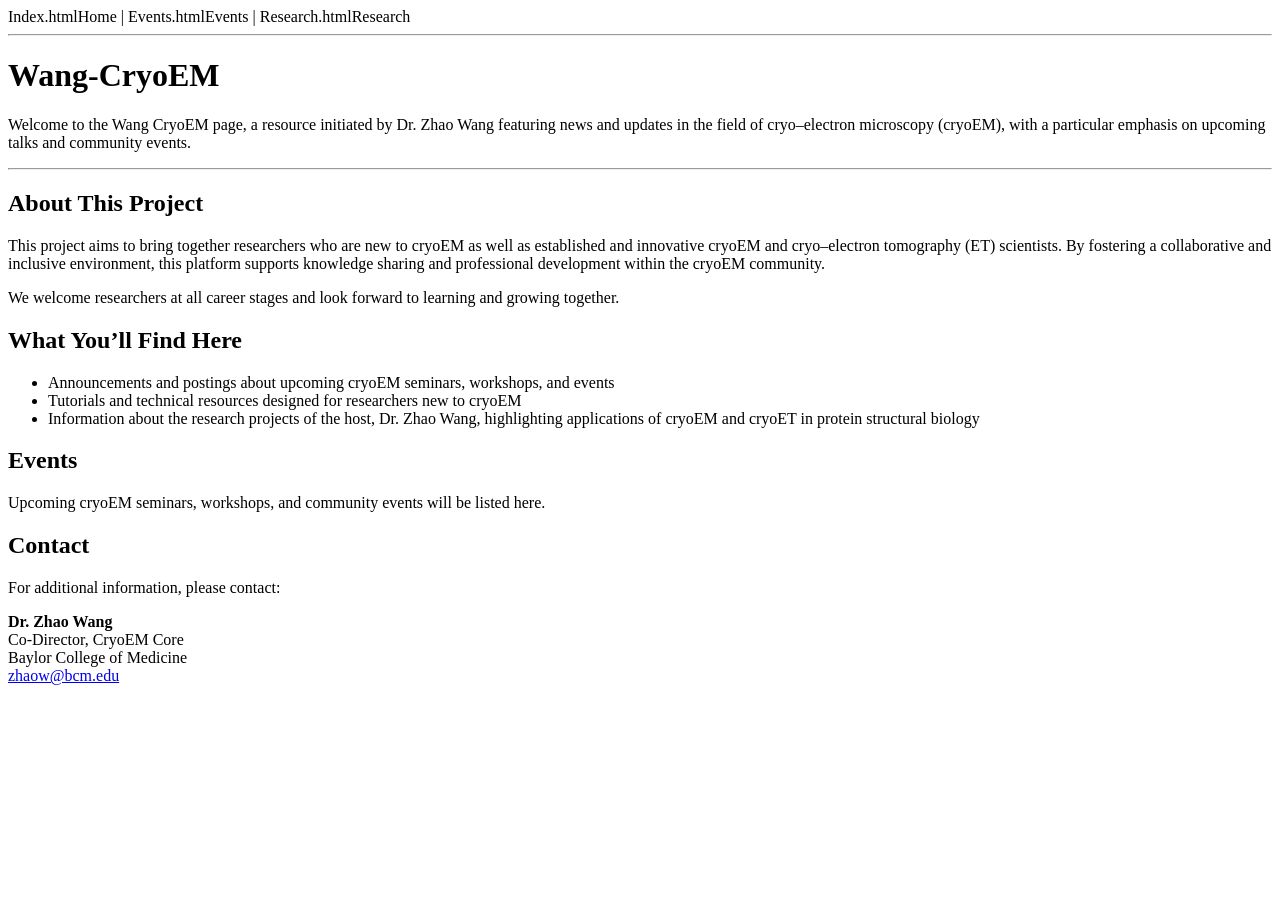
<file: Index.html>
<!DOCTYPE html>
<html lang="en">
<head>
  <meta charset="UTF-8">
</head>
<body>


<nav>
  Index.htmlHome</a> |
  Events.htmlEvents</a> |
  Research.htmlResearch</a>
</nav>
<hr>

  
  <h1>Wang-CryoEM</h1>

   <p>
    Welcome to the Wang CryoEM page, a resource initiated by Dr. Zhao Wang
    featuring news and updates in the field of cryo–electron microscopy (cryoEM),
    with a particular emphasis on upcoming talks and community events.
    </p>
  <hr>

  <h2>About This Project</h2>
  <p>
    This project aims to bring together researchers who are new to cryoEM
    as well as established and innovative cryoEM and cryo–electron tomography (ET)
    scientists. By fostering a collaborative and inclusive environment,
    this platform supports knowledge sharing and professional development
    within the cryoEM community.
  </p>
  <p>
    We welcome researchers at all career stages and look forward to learning
    and growing together.
  </p>

  <h2>What You’ll Find Here</h2>
  <ul>
    <li>Announcements and postings about upcoming cryoEM seminars, workshops, and events</li>
    <li>Tutorials and technical resources designed for researchers new to cryoEM</li>
    <li>Information about the research projects of the host, Dr. Zhao Wang, highlighting
        applications of cryoEM and cryoET in protein structural biology</li>
  </ul>


  <h2>Events</h2>
  <p>
    Upcoming cryoEM seminars, workshops, and community events
    will be listed here.
  </p>

  <h2>Contact</h2>
  <p>
    For additional information, please contact:
  </p>
  <p>
    <strong>Dr. Zhao Wang</strong><br>
    Co-Director, CryoEM Core<br>
    Baylor College of Medicine<br>
    <a href="mailto:zhaow@bcm.edu">zhaow@bcm.edu</a>
  </p>


</body>
</html>
</file>
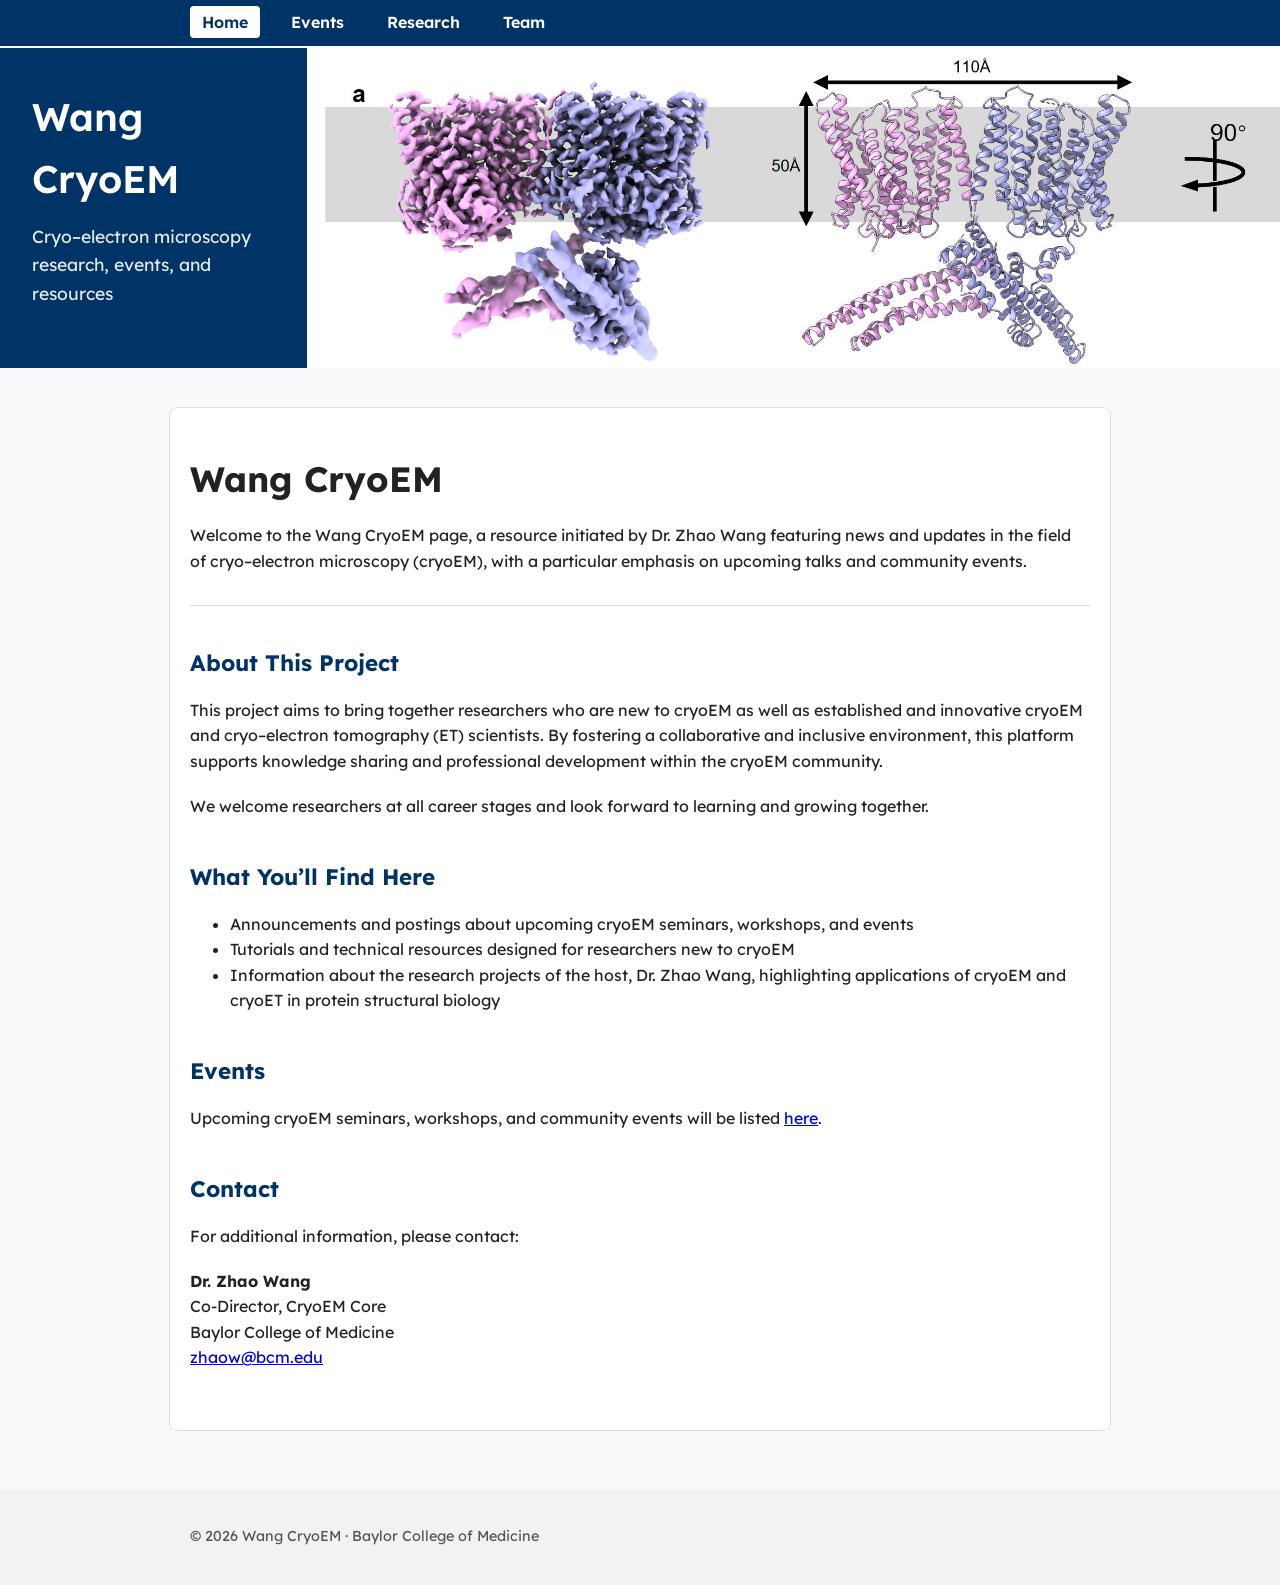
<file: index.html>
<!DOCTYPE html>
<html lang="en">
<head>
  <meta charset="UTF-8">
  <title>Wang CryoEM</title>

  <!-- Loads Lexend font: professional and dyslexia-friendly -->
  <link
  href="https://fonts.googleapis.com/css2?family=Lexend:wght@300;400;500;600&display=swap"
  rel="stylesheet">
  <link rel="stylesheet" href="style.css">
</head>
<body>

<nav>
  <div class="nav-inner">
  <a href="index.html" class="active">Home</a>
  <a href="events.html">Events</a>
  <a href="research.html">Research</a>
  <a href="team.html">Team</a>
  </div>
</nav>

<header class="site-header">
  <div class="header-text">
    <h1 class="site-title">Wang CryoEM</h1>
    <p class="site-tagline">
      Cryo–electron microscopy research, events, and resources
    </p>
  </div>

  <div class="header-image">
    <img src="header-image.jpg"
         alt="Cryo-electron microscopy imagery">
  </div>
</header>
  
<main>  
  <h1>Wang CryoEM</h1>

   <p>
    Welcome to the Wang CryoEM page, a resource initiated by Dr. Zhao Wang
    featuring news and updates in the field of cryo–electron microscopy (cryoEM),
    with a particular emphasis on upcoming talks and community events.
    </p>
  <hr>

  <h2>About This Project</h2>
  <p>
    This project aims to bring together researchers who are new to cryoEM
    as well as established and innovative cryoEM and cryo–electron tomography (ET)
    scientists. By fostering a collaborative and inclusive environment,
    this platform supports knowledge sharing and professional development
    within the cryoEM community.
  </p>
  <p>
    We welcome researchers at all career stages and look forward to learning
    and growing together.
  </p>

  <h2>What You’ll Find Here</h2>
  <ul>
    <li>Announcements and postings about upcoming cryoEM seminars, workshops, and events</li>
    <li>Tutorials and technical resources designed for researchers new to cryoEM</li>
    <li>Information about the research projects of the host, Dr. Zhao Wang, highlighting
        applications of cryoEM and cryoET in protein structural biology</li>
  </ul>


  <h2>Events</h2>
  <p>
    Upcoming cryoEM seminars, workshops, and community events
    will be listed <a href="events.html">here</a>.
  </p>

  <h2>Contact</h2>
  <p>
    For additional information, please contact:
  </p>
  <p>
    <strong>Dr. Zhao Wang</strong><br>
    Co-Director, CryoEM Core<br>
    Baylor College of Medicine<br>
    <a href="mailto:zhaow@bcm.edu">zhaow@bcm.edu</a>
  </p>

</main>

<footer>
  <div class="footer-inner">
    <p>
      © 2026 Wang CryoEM · Baylor College of Medicine
    </p>
  </div>
</footer>
  
</body>
</html>
</file>
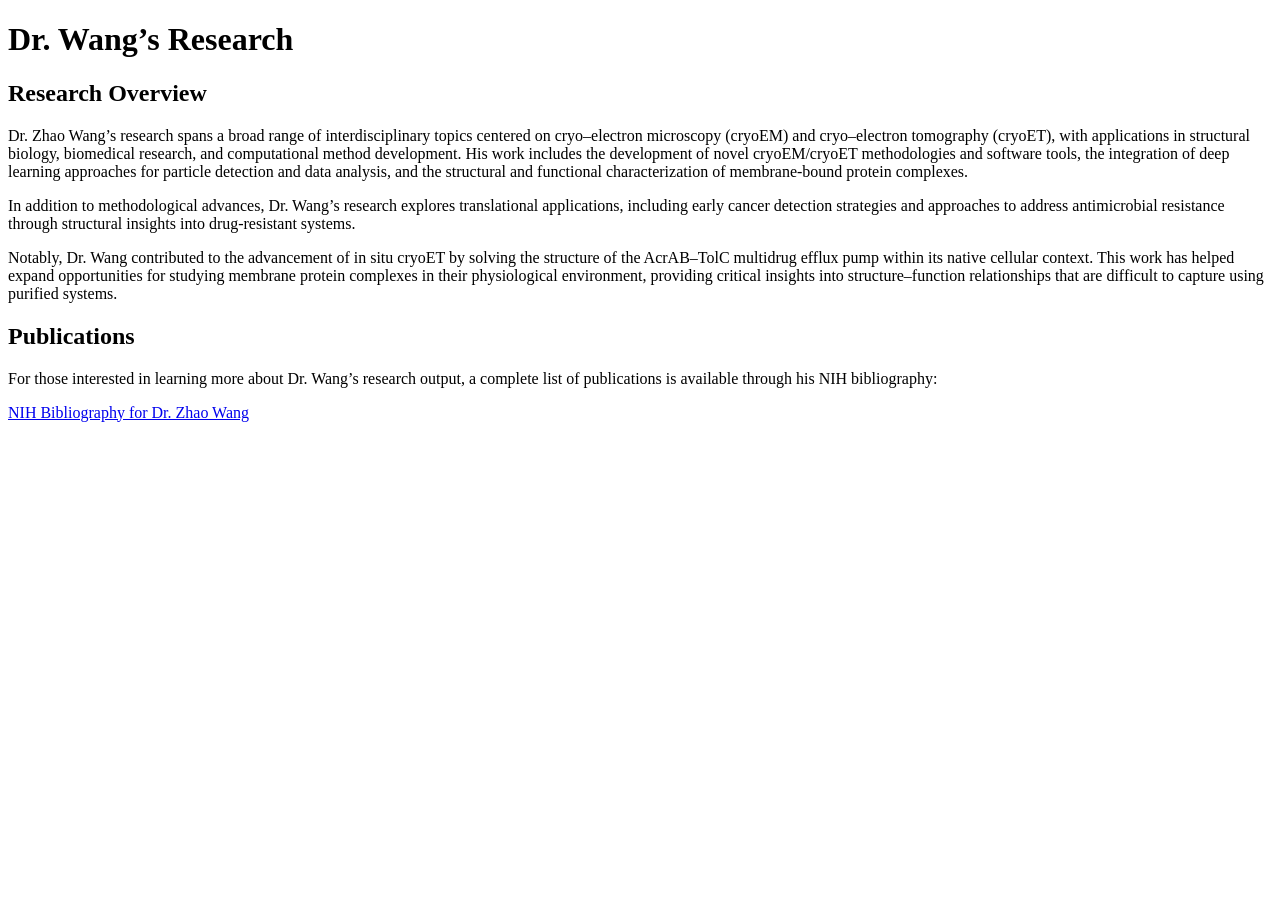
<file: DrWangsResearch.html>
<!DOCTYPE html>
<html lang="en">
<head>
  <meta charset="UTF-8">
  <title>Dr. Wang’s Research | Wang CryoEM</title>
</head>
<body>

  <h1>Dr. Wang’s Research</h1>

  <section>
    <h2>Research Overview</h2>

    <p>
      Dr. Zhao Wang’s research spans a broad range of interdisciplinary topics
      centered on cryo–electron microscopy (cryoEM) and cryo–electron tomography
      (cryoET), with applications in structural biology, biomedical research, and
      computational method development. His work includes the development of
      novel cryoEM/cryoET methodologies and software tools, the integration of
      deep learning approaches for particle detection and data analysis, and the
      structural and functional characterization of membrane-bound protein
      complexes.
    </p>

    <p>
      In addition to methodological advances, Dr. Wang’s research explores
      translational applications, including early cancer detection strategies
      and approaches to address antimicrobial resistance through structural
      insights into drug-resistant systems.
    </p>

    <p>
      Notably, Dr. Wang contributed to the advancement of in situ cryoET by
      solving the structure of the AcrAB–TolC multidrug efflux pump within its
      native cellular context. This work has helped expand opportunities for
      studying membrane protein complexes in their physiological environment,
      providing critical insights into structure–function relationships that are
      difficult to capture using purified systems.
    </p>
  </section>

  <section>
    <h2>Publications</h2>

    <p>
      For those interested in learning more about Dr. Wang’s research output, a
      complete list of publications is available through his NIH bibliography:
    </p>

    <p>
      <a href="https://www.ncbi.nlm.nih.gov/sites/myncbi/zhao.wang.2/bibliography/50008481/public/?sort=date&amp;direction=descending"
         target="_blank" rel="noopener noreferrer">
        NIH Bibliography for Dr. Zhao Wang
      </a>
    </p>
  </section>

</body>
</html>
</file>
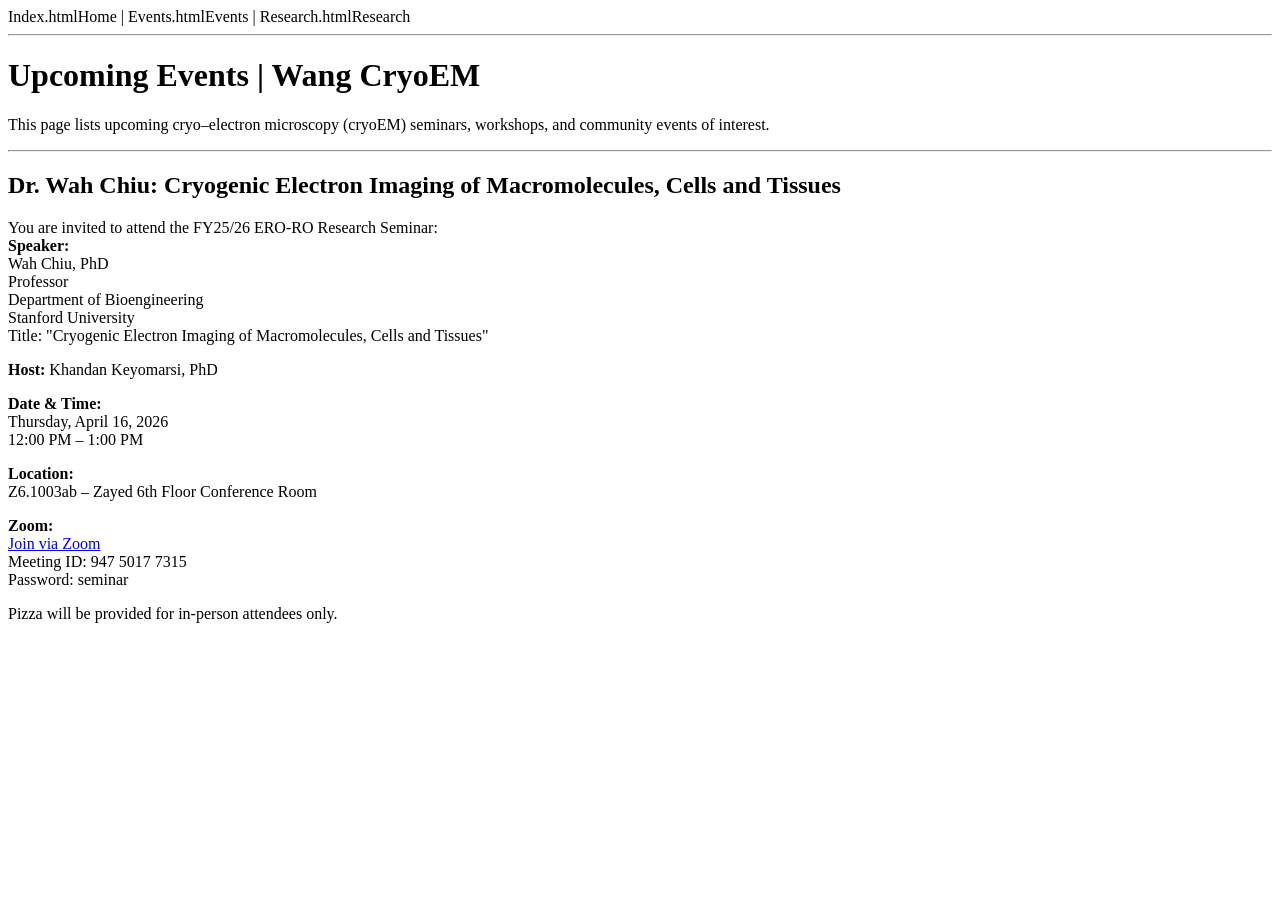
<file: Events.html>
<!DOCTYPE html>
<html lang="en">
<head>
  <meta charset="UTF-8">
  <title>Wang CryoEM</title>
</head>
<body>

  
<nav>
  Index.htmlHome</a> |
  Events.htmlEvents</a> |
  Research.htmlResearch</a>
</nav>
<hr>

  
  <h1>Upcoming Events | Wang CryoEM</h1>

  <p>
    This page lists upcoming cryo–electron microscopy (cryoEM) seminars, 
    workshops, and community events of interest.
  </p>

  <hr>

  <section>
  <h2>Dr. Wah Chiu: Cryogenic Electron Imaging of Macromolecules, Cells and Tissues</h2>

  <p>
    You are invited to attend the FY25/26 ERO-RO Research Seminar:<br>
    <strong>Speaker:</strong><br>
    Wah Chiu, PhD<br>
    Professor<br>
    Department of Bioengineering<br>
    Stanford University<br>
    Title: "Cryogenic Electron Imaging of Macromolecules, Cells and Tissues"
  </p>

  <p>
    <strong>Host:</strong> Khandan Keyomarsi, PhD
  </p>

   <p>
     <strong>Date &amp; Time:</strong><br>
     Thursday, April 16, 2026<br>
     12:00 PM – 1:00 PM
  </p>

   <p>
     <strong>Location:</strong><br>
     Z6.1003ab – Zayed 6th Floor Conference Room
   </p>

  <p>
     <strong>Zoom:</strong><br>
     <a href="https://mdacc.zoom.us/j/94750177315?pwd=aklQrMzp1ycohbwfbmD2TEu3BKI3Ab.1">
       Join via Zoom
     </a><br>
     Meeting ID: 947 5017 7315<br>
     Password: seminar
  </p>

  <p>
    Pizza will be provided for in-person attendees only.
  </p>
  </section>
  
</body>
</html>
</file>
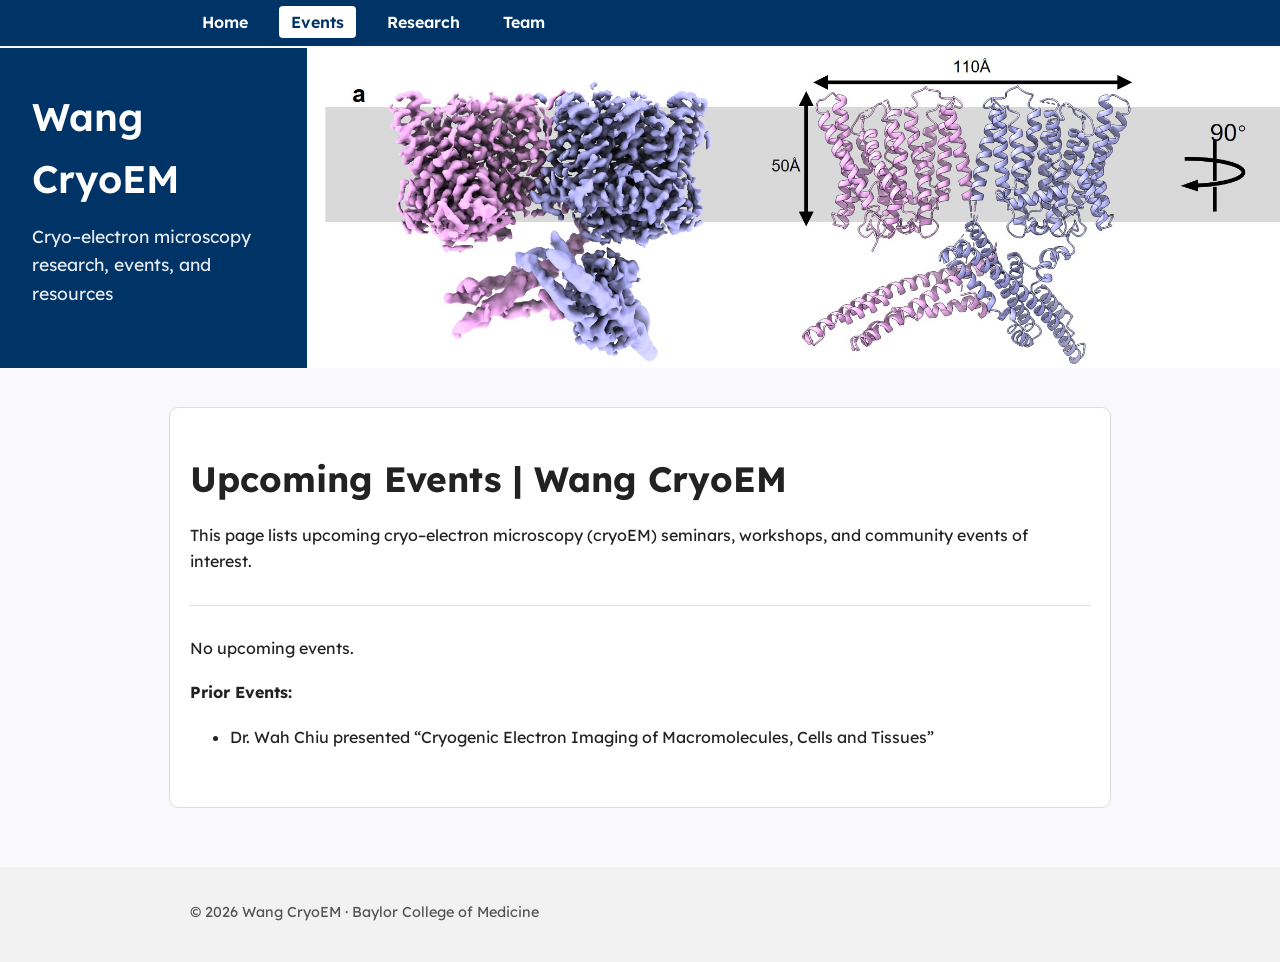
<file: events.html>
<!DOCTYPE html>
<html lang="en">
<head>
  <meta charset="UTF-8">
  <title>Wang CryoEM</title>

  <!-- Loads Lexend font: professional and dyslexia-friendly -->
  <link
  href="https://fonts.googleapis.com/css2?family=Lexend:wght@300;400;500;600&display=swap"
  rel="stylesheet">
  <link rel="stylesheet" href="style.css">
</head>
<body>

<nav>
  <div class="nav-inner">
  <a href="index.html">Home</a>
  <a href="events.html" class="active">Events</a>
  <a href="research.html">Research</a>
  <a href="team.html">Team</a>
  </div>
</nav>

<header class="site-header">
  <div class="header-text">
    <h1 class="site-title">Wang CryoEM</h1>
    <p class="site-tagline">
      Cryo–electron microscopy research, events, and resources
    </p>
  </div>

  <div class="header-image">
    <img src="header-image.jpg"
         alt="Cryo-electron microscopy imagery">
  </div>
</header>

<main>  
  <h1>Upcoming Events | Wang CryoEM</h1>

  <p>
    This page lists upcoming cryo–electron microscopy (cryoEM) seminars, 
    workshops, and community events of interest.
  </p>

  <hr>

  <section>
  <p>No upcoming events.</p>
  <p><strong>Prior Events:</strong></p>
  <ul>
    <li>
      Dr. Wah Chiu presented &ldquo;Cryogenic Electron Imaging of Macromolecules, Cells and Tissues&rdquo;
    </li>
  </ul>
  </section>
  <!--
  !!EXAMPLE EVENT!!
  <section>
  <h2>Dr. Wah Chiu: Cryogenic Electron Imaging of Macromolecules, Cells and Tissues</h2>

  <p>
    You are invited to attend the FY25/26 ERO-RO Research Seminar:<br>
    <strong>Speaker:</strong><br>
    Wah Chiu, PhD<br>
    Professor<br>
    Department of Bioengineering<br>
    Stanford University<br>
    Title: "Cryogenic Electron Imaging of Macromolecules, Cells and Tissues"
  </p>

  <p>
    <strong>Host:</strong> Khandan Keyomarsi, PhD
  </p>

   <p>
     <strong>Date &amp; Time:</strong><br>
     Thursday, April 16, 2026<br>
     12:00 PM – 1:00 PM
  </p>

   <p>
     <strong>Location:</strong><br>
     Z6.1003ab – Zayed 6th Floor Conference Room
   </p>

  <p>
     <strong>Zoom:</strong><br>
     <a href="https://mdacc.zoom.us/j/94750177315?pwd=aklQrMzp1ycohbwfbmD2TEu3BKI3Ab.1">
       Join via Zoom
     </a><br>
     Meeting ID: 947 5017 7315<br>
     Password: seminar
  </p>

  <p>
    Pizza will be provided for in-person attendees only.
  </p>
  </section>
  -->
  
</main>
  
<footer>
  <div class="footer-inner">
    <p>
      © 2026 Wang CryoEM · Baylor College of Medicine
    </p>
  </div>
</footer>
  
</body>
</html>
</file>
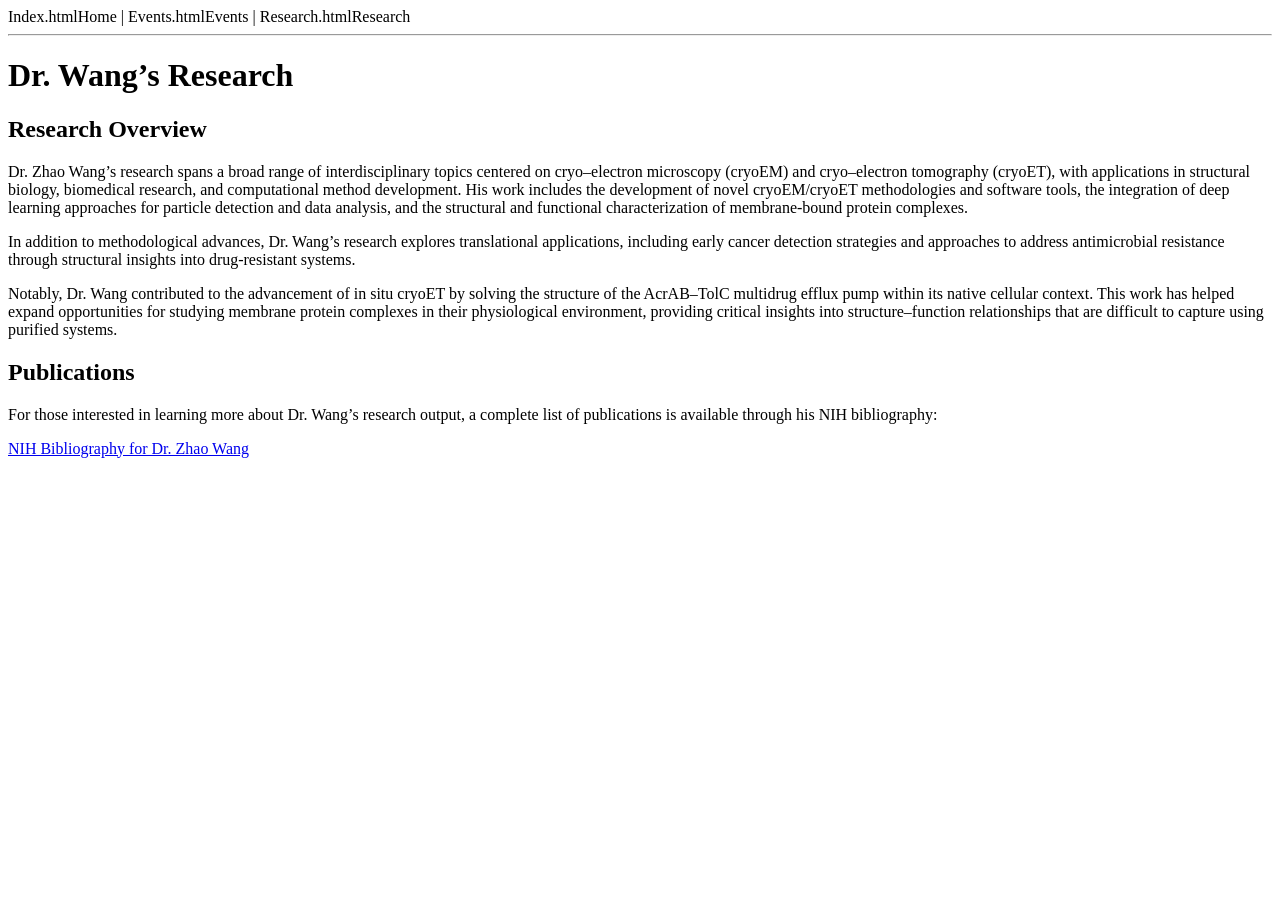
<file: Research.html>
<!DOCTYPE html>
<html lang="en">
<head>
  <meta charset="UTF-8">
  <title>Dr. Wang’s Research | Wang CryoEM</title>
</head>
<body>
  
<nav>
  Index.htmlHome</a> |
  Events.htmlEvents</a> |
  Research.htmlResearch</a>
</nav>
<hr>

  <h1>Dr. Wang’s Research</h1>

  <section>
    <h2>Research Overview</h2>

    <p>
      Dr. Zhao Wang’s research spans a broad range of interdisciplinary topics
      centered on cryo–electron microscopy (cryoEM) and cryo–electron tomography
      (cryoET), with applications in structural biology, biomedical research, and
      computational method development. His work includes the development of
      novel cryoEM/cryoET methodologies and software tools, the integration of
      deep learning approaches for particle detection and data analysis, and the
      structural and functional characterization of membrane-bound protein
      complexes.
    </p>

    <p>
      In addition to methodological advances, Dr. Wang’s research explores
      translational applications, including early cancer detection strategies
      and approaches to address antimicrobial resistance through structural
      insights into drug-resistant systems.
    </p>

    <p>
      Notably, Dr. Wang contributed to the advancement of in situ cryoET by
      solving the structure of the AcrAB–TolC multidrug efflux pump within its
      native cellular context. This work has helped expand opportunities for
      studying membrane protein complexes in their physiological environment,
      providing critical insights into structure–function relationships that are
      difficult to capture using purified systems.
    </p>
  </section>

  <section>
    <h2>Publications</h2>

    <p>
      For those interested in learning more about Dr. Wang’s research output, a
      complete list of publications is available through his NIH bibliography:
    </p>

    <p>
      <a href="https://www.ncbi.nlm.nih.gov/sites/myncbi/zhao.wang.2/bibliography/50008481/public/?sort=date&amp;direction=descending"
         target="_blank" rel="noopener noreferrer">
        NIH Bibliography for Dr. Zhao Wang
      </a>
    </p>
  </section>

</body>
</html>
</file>
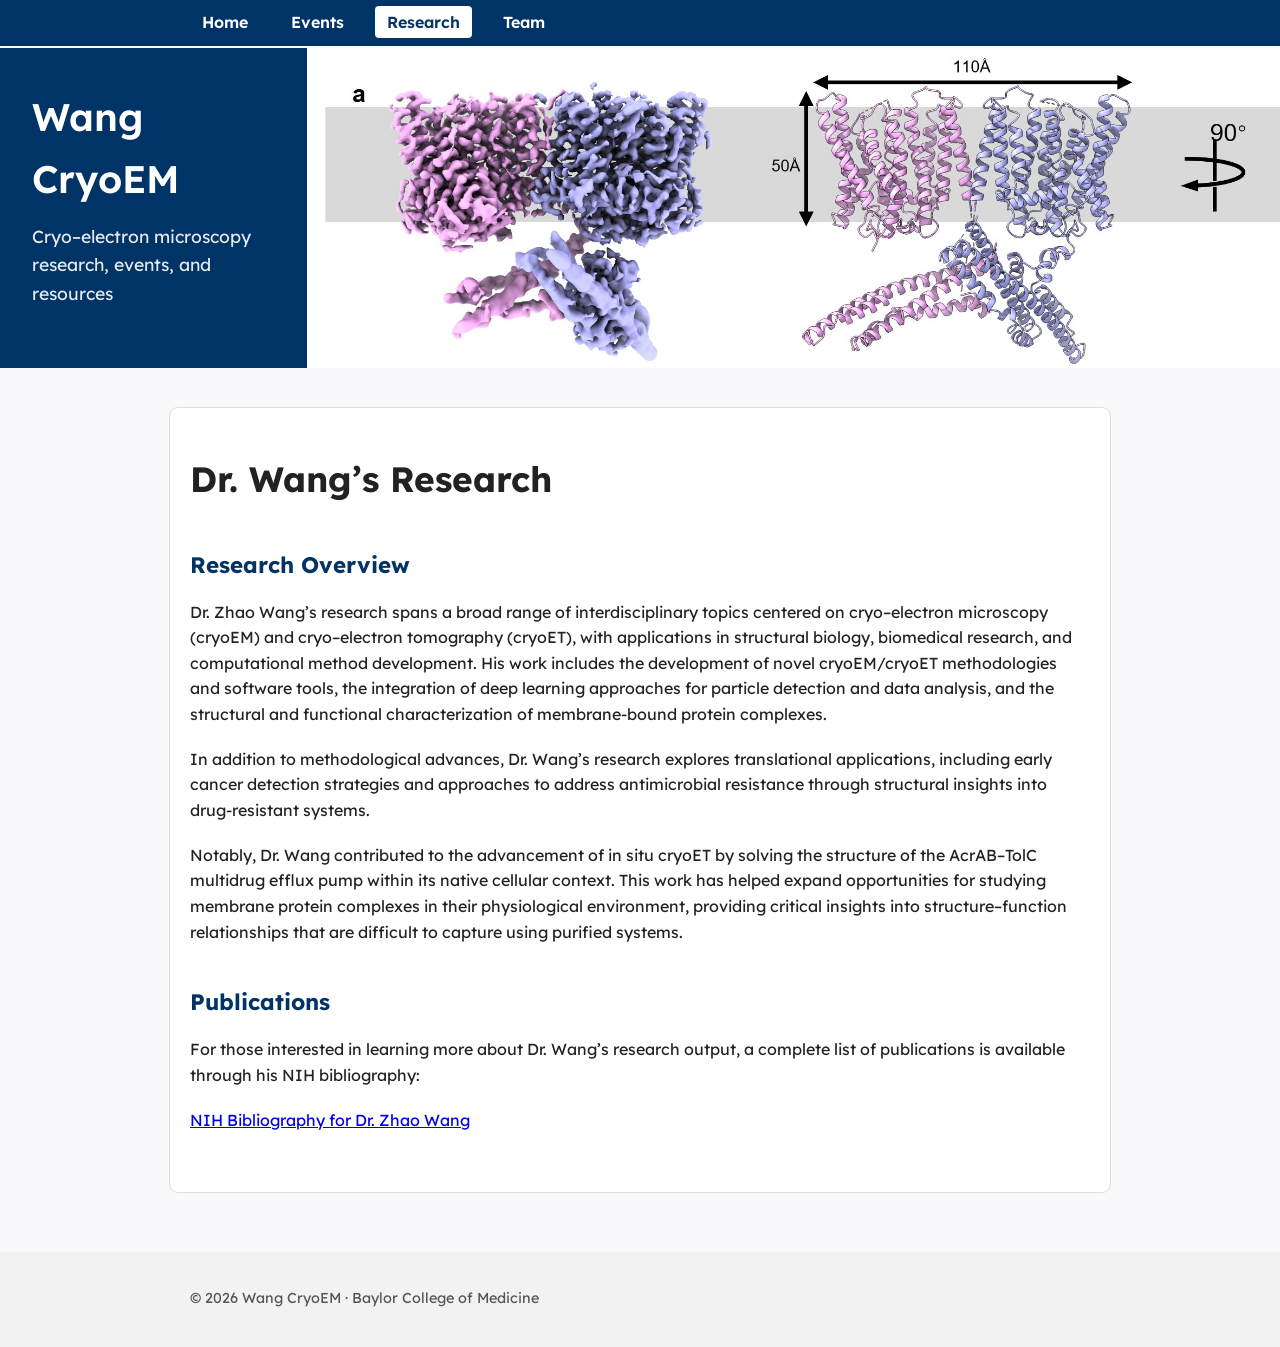
<file: research.html>
<!DOCTYPE html>
<html lang="en">
<head>
  <meta charset="UTF-8">
  <title>Dr. Wang’s Research | Wang CryoEM</title>

  <!-- Loads Lexend font: professional and dyslexia-friendly -->
  <link
  href="https://fonts.googleapis.com/css2?family=Lexend:wght@300;400;500;600&display=swap"
  rel="stylesheet">
  <link rel="stylesheet" href="style.css">
</head>
<body>
  
<nav>
  <div class="nav-inner">  
  <a href="index.html">Home</a>
  <a href="events.html">Events</a>
  <a href="research.html" class="active">Research</a>
  <a href="team.html">Team</a>
  </div>
</nav>

<header class="site-header">
  <div class="header-text">
    <h1 class="site-title">Wang CryoEM</h1>
    <p class="site-tagline">
      Cryo–electron microscopy research, events, and resources
    </p>
  </div>

  <div class="header-image">
    <img src="header-image.jpg"
         alt="Cryo-electron microscopy imagery">
  </div>
</header>

  <main>
  <h1>Dr. Wang’s Research</h1>

  <section>
    <h2>Research Overview</h2>

    <p>
      Dr. Zhao Wang’s research spans a broad range of interdisciplinary topics
      centered on cryo–electron microscopy (cryoEM) and cryo–electron tomography
      (cryoET), with applications in structural biology, biomedical research, and
      computational method development. His work includes the development of
      novel cryoEM/cryoET methodologies and software tools, the integration of
      deep learning approaches for particle detection and data analysis, and the
      structural and functional characterization of membrane-bound protein
      complexes.
    </p>

    <p>
      In addition to methodological advances, Dr. Wang’s research explores
      translational applications, including early cancer detection strategies
      and approaches to address antimicrobial resistance through structural
      insights into drug-resistant systems.
    </p>

    <p>
      Notably, Dr. Wang contributed to the advancement of in situ cryoET by
      solving the structure of the AcrAB–TolC multidrug efflux pump within its
      native cellular context. This work has helped expand opportunities for
      studying membrane protein complexes in their physiological environment,
      providing critical insights into structure–function relationships that are
      difficult to capture using purified systems.
    </p>
  </section>

  <section>
    <h2>Publications</h2>

    <p>
      For those interested in learning more about Dr. Wang’s research output, a
      complete list of publications is available through his NIH bibliography:
    </p>

    <p>
      <a href="https://www.ncbi.nlm.nih.gov/sites/myncbi/zhao.wang.2/bibliography/50008481/public/?sort=date&amp;direction=descending"
         target="_blank" rel="noopener noreferrer">
        NIH Bibliography for Dr. Zhao Wang
      </a>
    </p>
  </section>
  </main>

<footer>
  <div class="footer-inner">
    <p>
      © 2026 Wang CryoEM · Baylor College of Medicine
    </p>
  </div>
</footer>

  
</body>
</html>
</file>
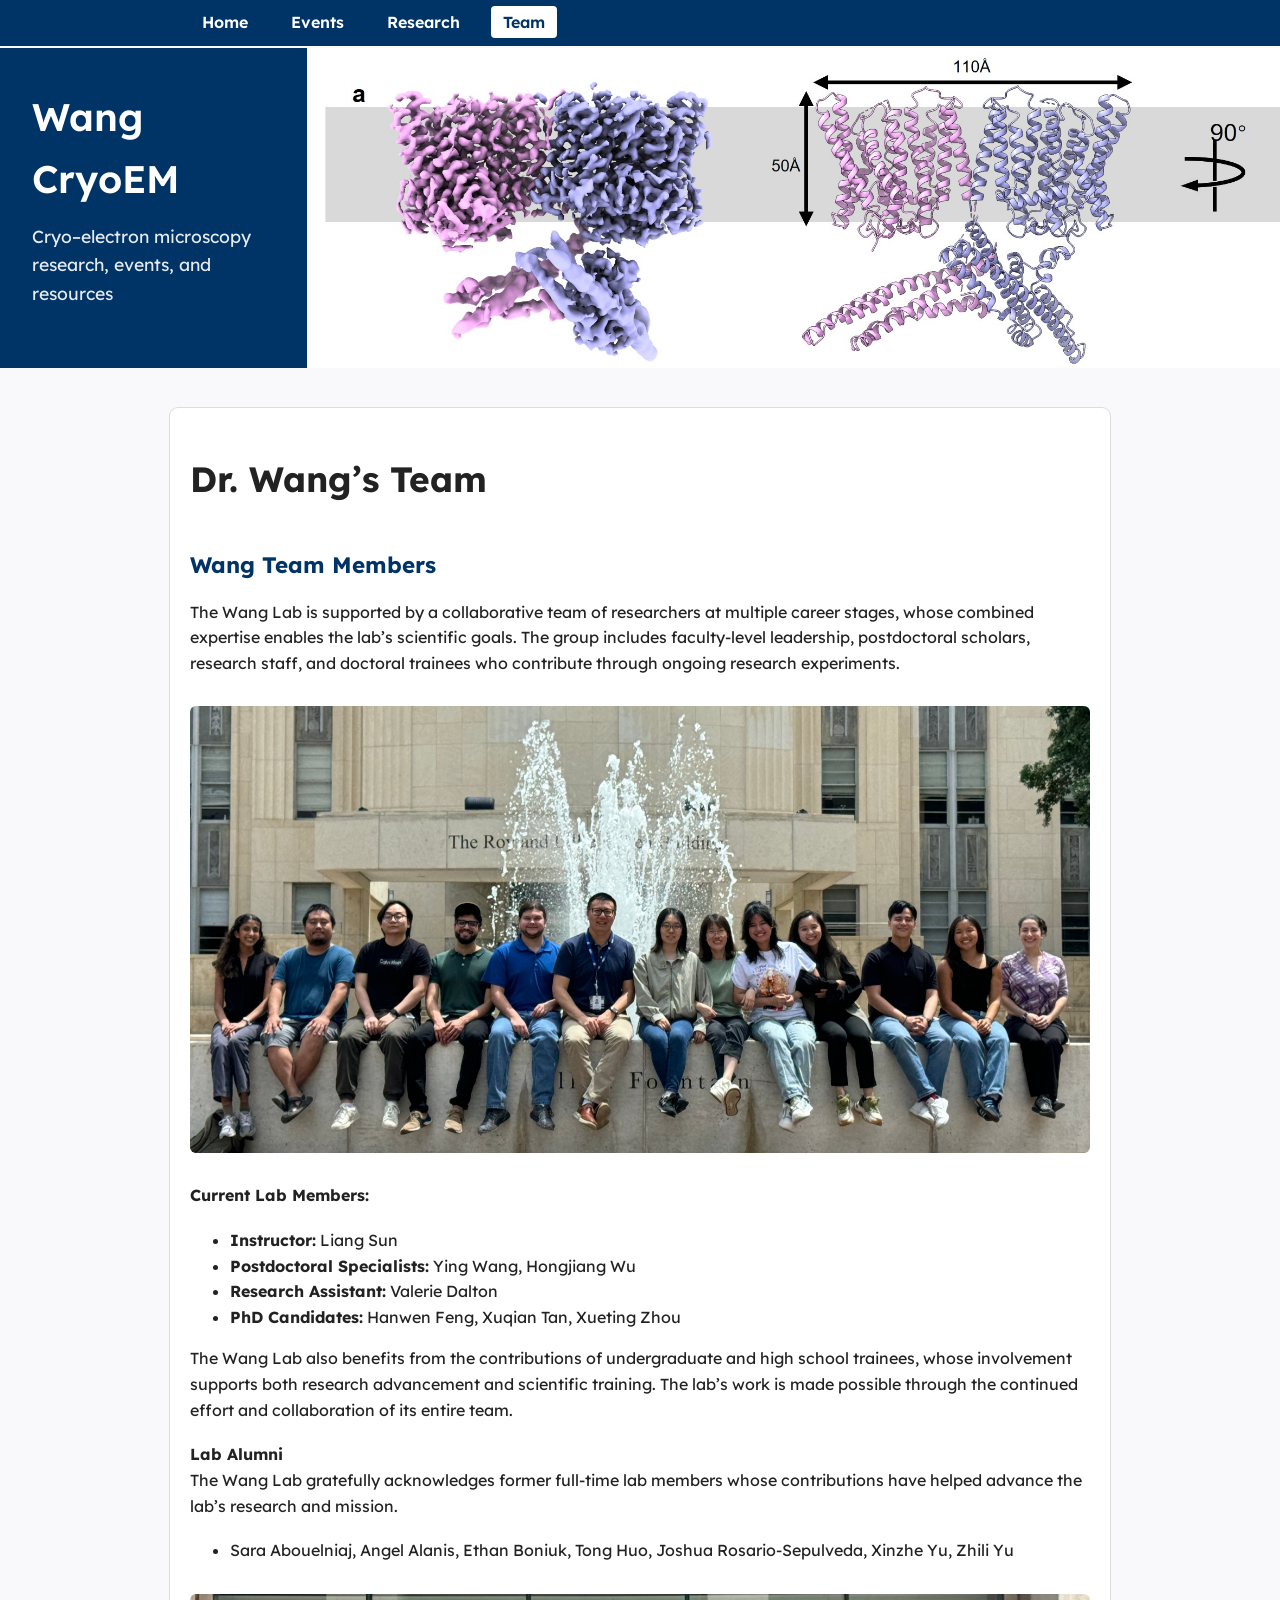
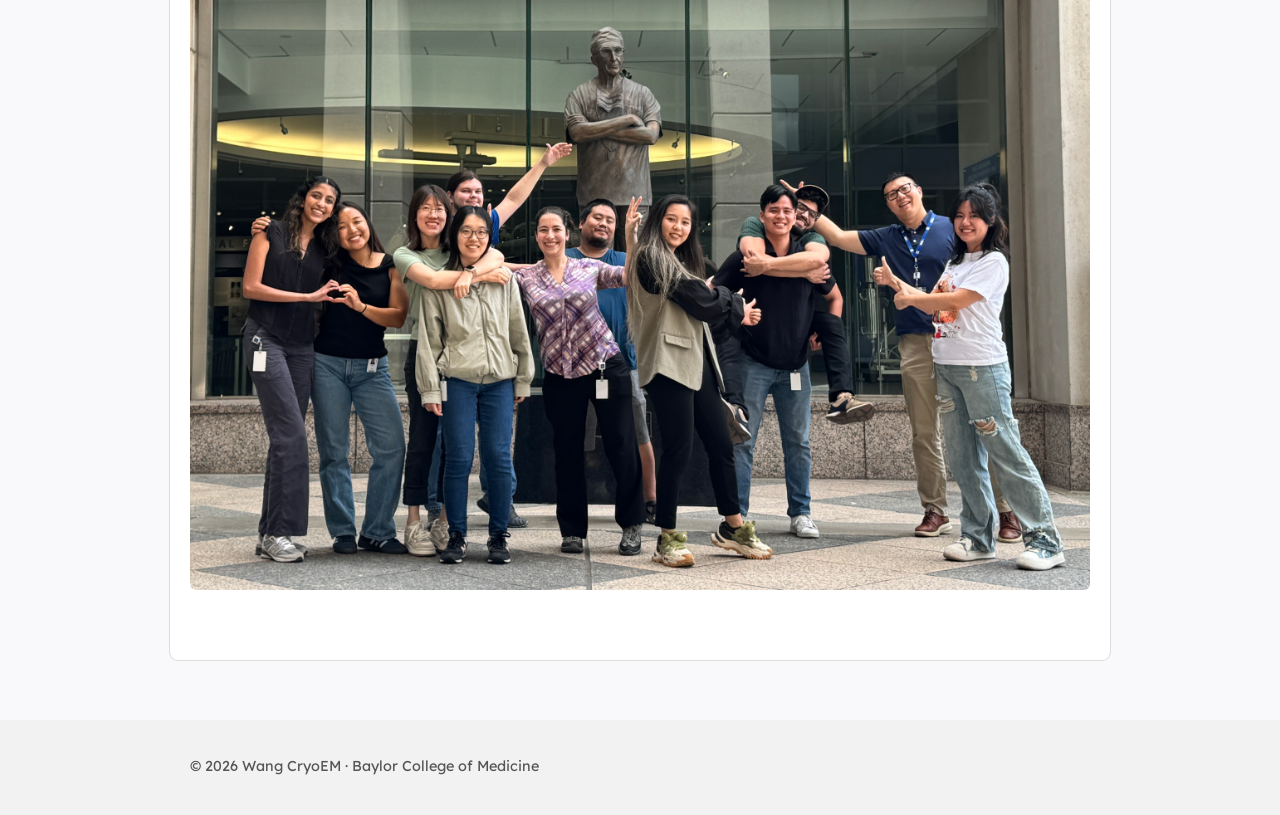
<file: team.html>
<!DOCTYPE html> 
<html lang="en"> 
<head> 
  <meta charset="UTF-8"> 
  <title>Dr. Wang’s Team | Wang CryoEM</title> 
  
  <!-- Loads Lexend font: professional and dyslexia-friendly --> 
  <link 
  href="https://fonts.googleapis.com/css2?family=Lexend:wght@300;400;500;600&display=swap" 
  rel="stylesheet"> 
  <link rel="stylesheet" href="style.css"> 
</head> 

<body> 
<nav> 
  <div class="nav-inner">   
  <a href="index.html">Home</a> 
  <a href="events.html">Events</a> 
  <a href="research.html">Research</a> 
  <a href="team.html" class="active">Team</a> 
  </div> 
</nav> 

<header class="site-header"> 
  <div class="header-text"> 
    <h1 class="site-title">Wang CryoEM</h1> 
    <p class="site-tagline"> 
      Cryo–electron microscopy research, events, and resources 
    </p> 
  </div> 

  <div class="header-image"> 
    <img src="header-image.jpg" 
         alt="Cryo-electron microscopy imagery"> 
  </div> 

</header> 
  <main> 
  <h1>Dr. Wang’s Team</h1> 

  <section> 
    <h2>Wang Team Members</h2> 

    <p> 
      The Wang Lab is supported by a collaborative team of researchers  
      at multiple career stages, whose combined expertise enables the  
      lab’s scientific goals. The group includes faculty-level leadership,  
      postdoctoral scholars, research staff, and doctoral trainees who  
      contribute through ongoing research experiments. 
    </p> 


    <img src="team1.jpg"
     alt="Members of the Wang Lab"
     class="team-photo">

    
    <p><strong>Current Lab Members:</strong></p> 
    <ul>
       <li><strong>Instructor:</strong> Liang Sun</li> 
       <li><strong>Postdoctoral Specialists:</strong> Ying Wang, Hongjiang Wu</li> 
       <li><strong>Research Assistant:</strong> Valerie Dalton</li> 
       <li><strong>PhD Candidates:</strong> Hanwen Feng, Xuqian Tan, Xueting Zhou</li> 
    </ul> 

    <p> 
      The Wang Lab also benefits from the contributions of undergraduate  
      and high school trainees, whose involvement supports both research  
      advancement and scientific training. The lab’s work is made possible  
      through the continued effort and collaboration of its entire team. 
    </p> 

    <p><strong> Lab Alumni</strong><br> 
      The Wang Lab gratefully acknowledges former full‑time lab members  
      whose contributions have helped advance the lab’s research and mission.
    </p>
    <ul>
      <li> Sara Abouelniaj, Angel Alanis, Ethan Boniuk, Tong Huo, Joshua  
      Rosario-Sepulveda, Xinzhe Yu, Zhili Yu</li>     
    </ul> 

    <img src="team2.jpg"
     alt="Members of the Wang Lab"
     class="team-photo">
    
  </section> 
  </main> 

<footer> 
  <div class="footer-inner"> 
    <p> 
      © 2026 Wang CryoEM · Baylor College of Medicine 
    </p> 
  </div> 

</footer> 
</body> 

</html>
</file>
<file: style.css>
/* --- Navigation Bar --- */
nav {
  background-color: #003366;   /* deep academic blue */
  padding: 10px 15px;
  border-bottom: 2px solid #f9f9fb;  /* light gray line under nav */
}

/* Style the links inside the nav */
nav a {
  text-decoration: none;       /* remove underline */
  color: white;
  transition: background-color 0.2s ease, color 0.2s ease;
  font-weight: 600;
  margin-right: 15px;
  padding: 6px 12px;
  border-radius: 4px;
}

/* Hover effect */
nav a:hover {
  background-color: #005fa3;   /* blue highlight */
}

/* Highlight current page link in the nav to indicate
this is the current location of the guest */
nav a.active {
  background-color: white;
  color: #003366;   /* deep academic blue */
}


/* --- Split Header Layout --- */
.site-header {
  display: flex;
  min-height: 320px;
  background-color: #003366;
}
/* Left: text */
.header-text {
  flex: 0.6;
  max-width: 380px;
  color: white;
  display: flex;
  flex-direction: column;
  justify-content: center;
  padding: 32px;
}
/* Right: image */
.header-image {
  flex: 2.4;
}
.header-image img {
  width: 100%;
  height: 100%;
  object-fit: cover;
  object-position: center left;
  display: block;
}
.site-title {
  margin: 0;
  font-size: 2.4rem;
  font-weight: 600;
}
.site-tagline {
  margin-top: 12px;
  font-size: 1.1rem;
  opacity: 0.9;
}


/* --- Global Typography --- */
body {
  font-family: "Lexend", -apple-system, BlinkMacSystemFont,
               "Segoe UI", Roboto, Helvetica, Arial, sans-serif;
  font-size: 16px;
  line-height: 1.6;
  color: #222;
  margin: 0;
}

/* --- Navigation Layout --- */
.nav-inner {
  max-width: 900px;
  margin: 0 auto;
  padding: 0 20px;
}

/* --- Page Layout --- */
main {
  max-width: 900px;
  margin: 40px auto;
  padding: 20px 20px 40px 20px;

  /* Visual framing by making background distinct */
  background-color: white;
  border-radius: 8px;
  box-shadow: 0 0 0 1px #ddd;
}

/* --- Headings --- */
h1 {
  font-size: 2.2em;
  margin-bottom: 0.4em;
}
h2 {
  font-size: 1.4em;
  margin-top: 1.8em;
  margin-bottom: 0.4em;
  color: #003366;
}

/* --- Paragraph Text Spacing --- */
p {
  margin-bottom: 1.2em;
}

/* Tighten spacing between label text and lists */
p + ul {
  margin-top: 0.2em;
}

/* --- Horizontal Dividers --- */
hr {
  border: none;
  border-top: 1px solid #ddd;
  margin: 30px 0;
}

/* --- Page Background --- */
body {
  background-color: #f9f9fb;
}


/* Team page photo styling */
.team-photo {
  display: block;
  max-width: 100%;
  height: auto;
  margin: 30px auto;
  border-radius: 6px;
}

/* --- Footer --- */
footer {
  background-color: #f2f2f2;
  margin-top: 60px;
}
.footer-inner {
  max-width: 900px;
  margin: 0 auto;
  padding: 20px;
  font-size: 0.9rem;
  color: #555;
}
</file>
